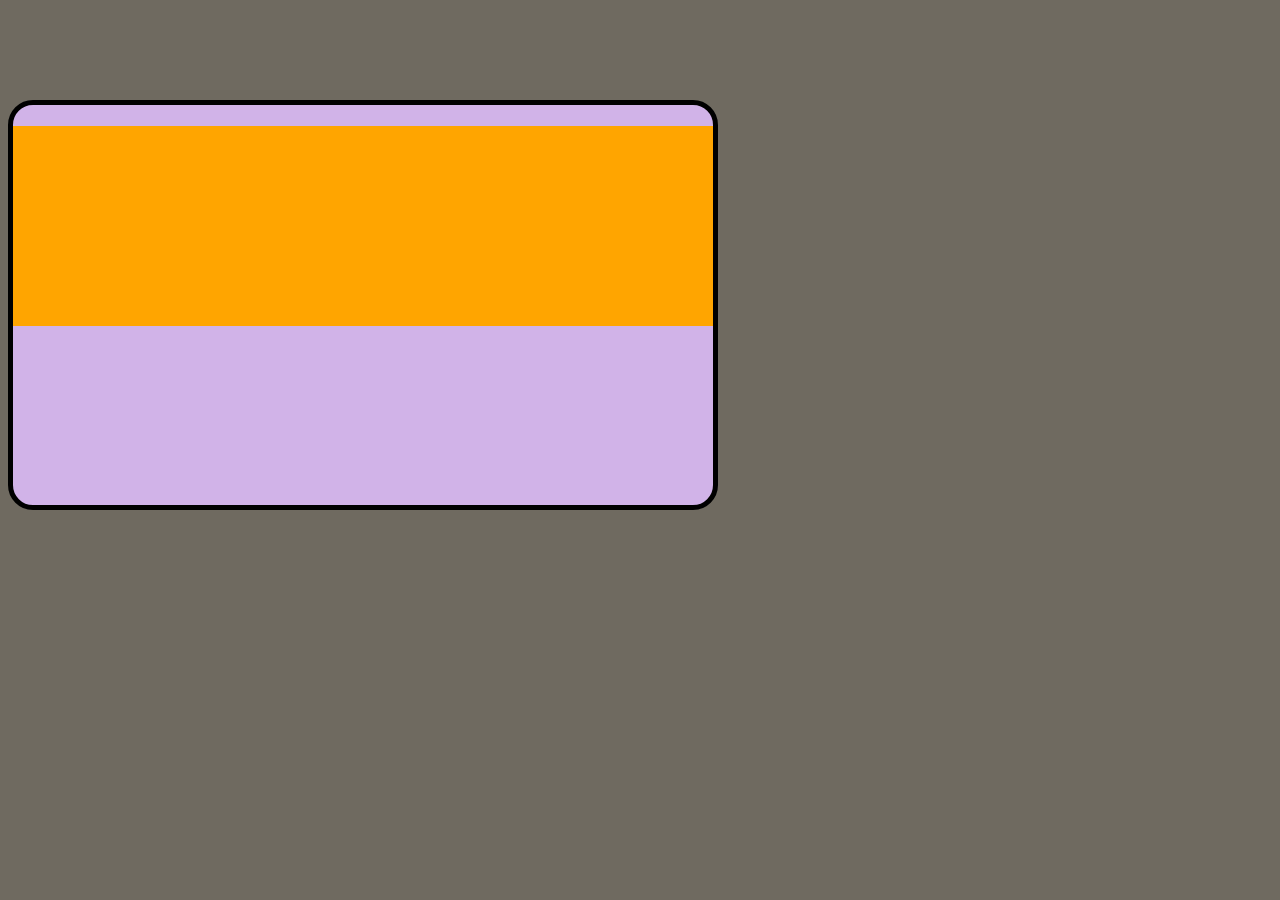
<file: feeds.html>
<html>
  <head>
    <link rel="icon" href="weblogo.png">
    <meta charset="UTF-8">
    <meta name="viewport" content="width=device-width, initial-scale=1">
    <title>Feeds</title>
    <link rel="stylesheet" type="text/css" href="feedstyles.css">
  </head>
  <body>
    <a class="twitter-timeline"
    href="https://twitter.com/hashtag/corgi"
    data-chrome="noheader nofooter"
    data-width="700"
    data-height="400"
    data-widget-id="852588854867628036">
  </a>
  <a href="https://api.weatherbit.io/v1.0/forecast/3hourly/city?city_id=5134086&days=5&units=I&key=5b0e9dcfb5484019a66090f41621c536">
  </a>

  <div id="weatherWidget">
    <h1 id="weatherHeader"></h1>
    <table id="weatherTable">
      <tr id="days">
        <th id="day1"></th>
        <th id="day2"></th>
        <th id="day3"></th>
        <th id="day4"></th>
        <th id="day5"></th>
      </tr>
      <tr id="weather1">
        <td id="day1weather1"></td>
        <td id="day2weather1"></td>
        <td id="day3weather1"></td>
        <td id="day4weather1"></td>
        <td id="day5weather1"></td>
      </tr><tr id="weather2">
        <td id="day1weather2"></td>
        <td id="day2weather2"></td>
        <td id="day3weather2"></td>
        <td id="day4weather2"></td>
        <td id="day5weather2"></td>
      </tr><tr id="weather3">
        <td id="day1weather3"></td>
        <td id="day2weather3"></td>
        <td id="day3weather3"></td>
        <td id="day4weather3"></td>
        <td id="day5weather3"></td>
      </tr><tr id="weather4">
        <td id="day1weather4"></td>
        <td id="day2weather4"></td>
        <td id="day3weather4"></td>
        <td id="day4weather4"></td>
        <td id="day5weather4"></td>
      </tr><tr id="weather5">
        <td id="day1weather5"></td>
        <td id="day2weather5"></td>
        <td id="day3weather5"></td>
        <td id="day4weather5"></td>
        <td id="day5weather5"></td>
      </tr><tr id="weather6">
        <td id="day1weather6"></td>
        <td id="day2weather6"></td>
        <td id="day3weather6"></td>
        <td id="day4weather6"></td>
        <td id="day5weather6"></td>
      </tr><tr id="weather7">
        <td id="day1weather7"></td>
        <td id="day2weather7"></td>
        <td id="day3weather7"></td>
        <td id="day4weather7"></td>
        <td id="day5weather7"></td>
      </tr><tr id="weather8">
        <td id="day1weather8"></td>
        <td id="day2weather8"></td>
        <td id="day3weather8"></td>
        <td id="day4weather8"></td>
        <td id="day5weather8"></td>
      </tr>

    </table>
    <p id="wind1P1"></p>


  </div>

    <script src="feedjs.js"></script>
  </body>
</html>
</file>
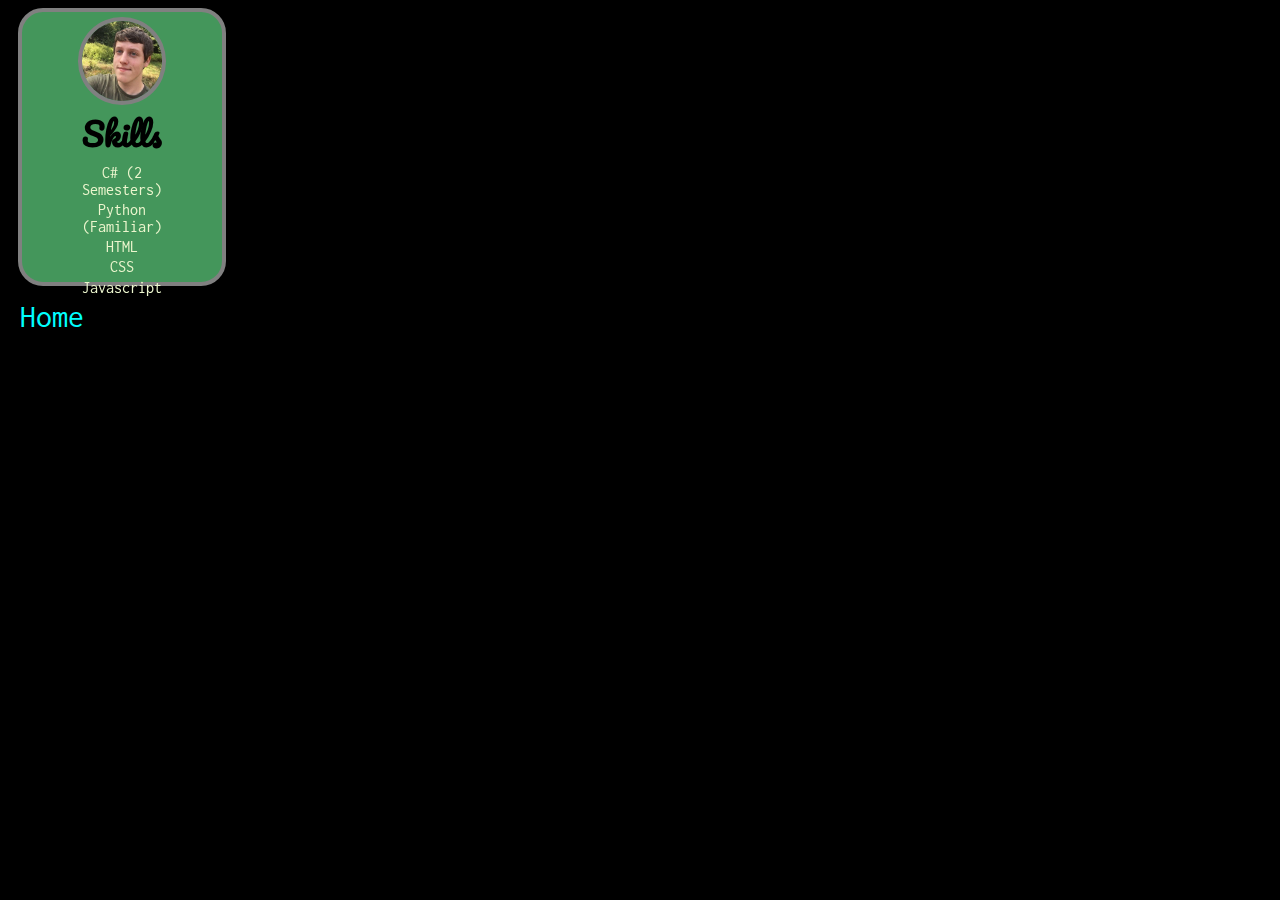
<file: flipcard.html>
<html>
  <head>
    <!--Favicon-->
    <link rel="icon" href="weblogo.png">
    <title>Flipcard</title>
    <!--Fonts-->
    <link href="https://fonts.googleapis.com/css?family=Inconsolata|Pacifico" rel="stylesheet">
    <link rel="stylesheet" type="text/css" href="flipcardstyles.css"/>
  </head>
  <body>
<!--Flip Card-->
<section class="container">
    <!--Skills Card-->
    <div class="card">
        <!-- Front of Skills Card-->
        <figure class="front">
            <!--Skills Icon-->
            <img src="mahface.jpg" id="skillsIcon"></img>
            <h1 class="skillsheader">Skills</h1>
            <ul class="skillsUL">
                <li class="skillsLI">C# (2 Semesters)</li>
                <li class="skillsLI">Python (Familiar)</li>
                <li class="skillsLI">HTML</li>
                <li class="skillsLI">CSS</li>
                <li class="skillsLI">Javascript</li>
            </ul>
        </figure>
        <!-- Back of Skills Card-->
        <figure class="back">
            <h3>Projects</h3>
            <ul class="skillsUL">
                <li class="skillsLI"><a href="index.html" class="skillsLink">More to come</a></li>
                <li class="skillsLI"><a href="index.html" class="skillsLink">More to come</a></li>
                <li class="skillsLI"><a href="index.html" class="skillsLink">More to come</a></li>
                <li class="skillsLI"><a href="index.html" class="skillsLink">More to come</a></li>
            </ul>
        </figure>
    </div>
</section>
<!--Return Link-->
<a href="index.html" id="returnLink">Home</a>
    <!-- Import JQuery -->
    <script src="https://code.jquery.com/jquery-1.10.2.js"></script>
    <!--Import javascript for flip card-->
    <script src="flipcardjs.js"></script>
  </body>
</html>
</file>
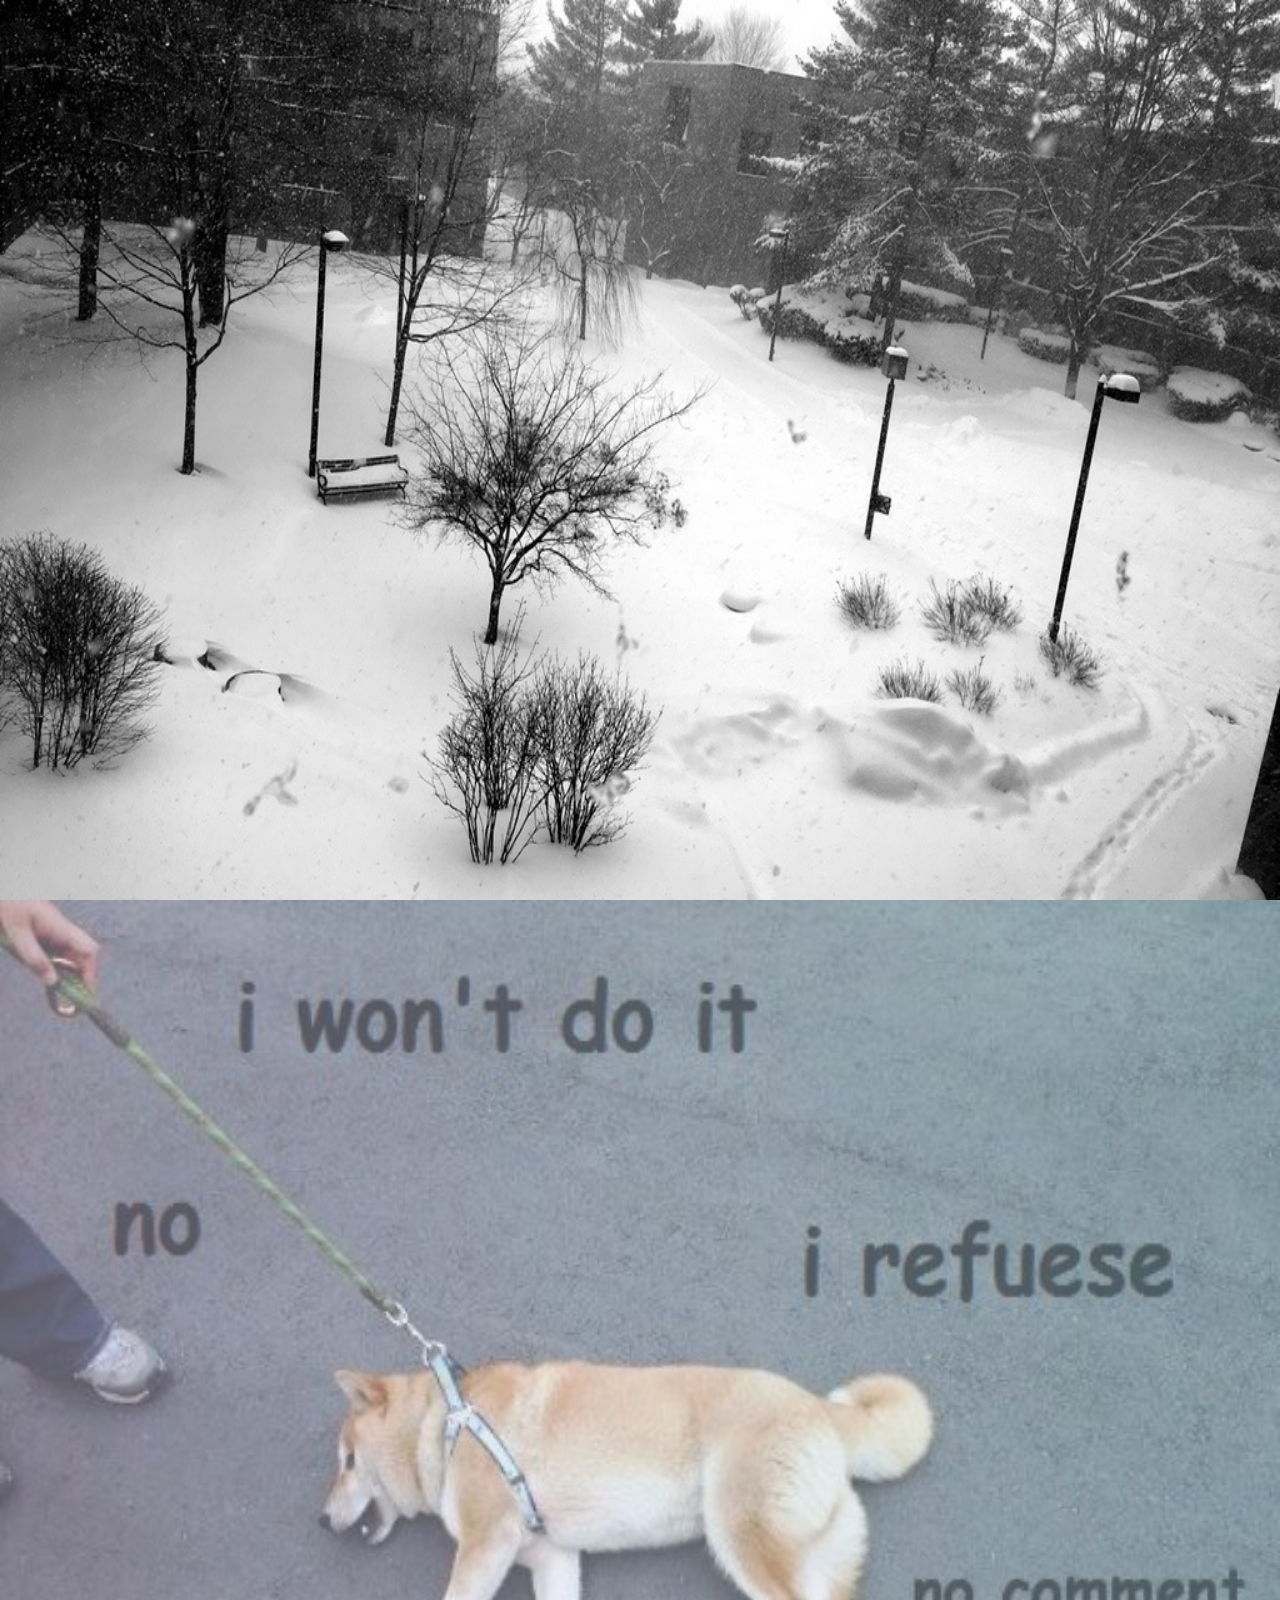
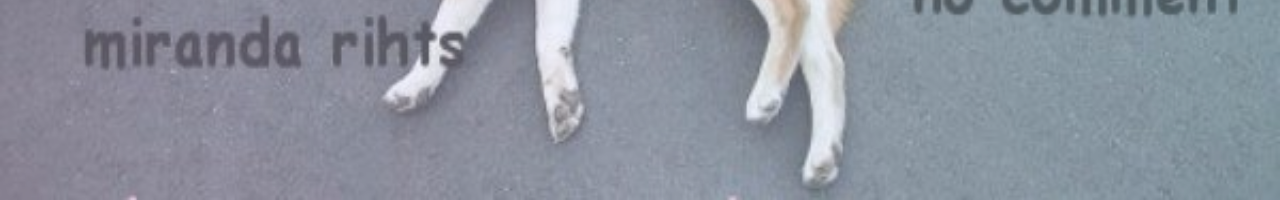
<file: parallax.html>
<html>
  <head>
    <!--Favicon-->
    <link rel="icon" href="weblogo.png">
    <!--Char Set-->
    <meta charset="utf-8">
    <!--Mobile first-->
    <meta name="viewport" content="width=device-width, initial-scale=1">
    <title>Parallax</title>
    <!--Bootstrap-->
    <link rel="stylesheet" href="https://maxcdn.bootstrapcdn.com/bootstrap/3.3.7/css/bootstrap.min.css">
    <script src="https://ajax.googleapis.com/ajax/libs/jquery/3.1.1/jquery.min.js"></script>
    <script src="https://maxcdn.bootstrapcdn.com/bootstrap/3.3.7/js/bootstrap.min.js"></script>
    <!--Fonts-->
    <link href="https://fonts.googleapis.com/css?family=Inconsolata|Pacifico" rel="stylesheet">
    <link rel="stylesheet" type="text/css" href="parallaxstyles.css"/>
  </head>
  <body>
    <div>
    <!--Parallax-->
    <img src="parallaxtop.jpg" id="top"></img>
    <div id="mid">
      <img src="parallaxcolor1.jpg" id="tint1"></img>
      <img src="parallaxmid.jpg" id="doge"></img>
    </div>
    </div>
      <!-- Import JQuery -->
      <script src="https://code.jquery.com/jquery-1.10.2.js"></script>
      <!--Import javascript for flip card-->
      <script src="flipcardjs.js"></script>
    </body>
  </html>
</file>
<file: feedstyles.css>
body {
  background: #6f6a60;
}

#weatherWidget {
  background: #D1B3E8;
  border-radius: 25px;
  margin-top: 100px;
  width: 700px;
  height: 400px;
  border-width: 5px;
  border-style: solid;
}

#weatherHeader {

}

#weatherTable {
  width: 100%;
  height: 50%;
  background: orange;
}
</file>
<file: flipcardstyles.css>
body {
  background: black;
}

/*Flip card container*/
.container {
  position: relative;
  left: 10px;
  perspective: 800px;
}

/*Picture in flipcard*/
#skillsIcon {
  width: 40%;
  height: width;
  padding: 0;
  border-radius: 50%;
  border: .25em solid gray;
}

/*Header in flip card*/
.skillsheader {
  color: #000000;
  padding: 0;
  margin: 0 auto;
  font-family: Pacifico;
}

/*List of skills in flipcard*/
.skillsUL {
  list-style: none;
  padding-left: 20%;
  padding-right: 20%;
  color: #ECF6CE;
  border-top: 0;
  margin-top: 0;
  font-size: 1em;
  word-wrap: break-word;
  font-family: Inconsolata;
}

/*Spacing between each list item in skills card*/
.skillsLI {
  margin: .20em 0;
}

/*Links on back of skills flipcard*/
.skillsLink {
  margin: .20em 0;
  text-decoration: none;
  color: #ECF6CE;
}

.skillsLink.hover {
  text-decoration: none;
}

/*Flip card styles*/
.card {
  width: 200px;
  height: 260px;
  position: absolute;
  transform-style: preserve-3d;
  transition: transform 1s;
}

/*Flip card styles applied to each side*/
.card figure {
  margin: 0;
  display: block;
  position: absolute;
  width: 100%;
  height: 100%;
  backface-visibility: hidden;
  border-radius: 25px;
  text-align: center;
  padding: 5px 0;
  padding-bottom: 5px;
  border: 4px solid gray;
}

/*Front of skills flipcard*/
.card .front {
  background: #44965B;
}

/*Back of skills flipcard*/
.card .back {
  background: #44965B;
  transform: rotateY( 180deg);
}

/*First Card Flipped Class*/
.card.flipped {
  transform: rotateY( 180deg);
}

#returnLink {
  position: absolute;
  top: 300px;
  left: 20px;
  text-decoration: none;
  color: cyan;
  font-family: Inconsolata;
  font-size: 2em;
}
</file>
<file: parallaxstyles.css>
body{
  margin: 0;
  border: 0;
  height: 100%;
  background: black;
}

#top {
  width: 100%;
  height: 100vh;
  display: flex;
}

#mid {
  position: relative;
  width: 100%;
  height: 100vh;
  display: flex;
}

#tint1 {
  position: absolute;
  top: 0;
  opacity: .4;
  z-index: 2;
  width: 100%;
  height: 100%;
}

#doge {
  position: absolute;
  top: 0;
  width: 100%;
  height: 100%;
  z-index: 1;
}
</file>
